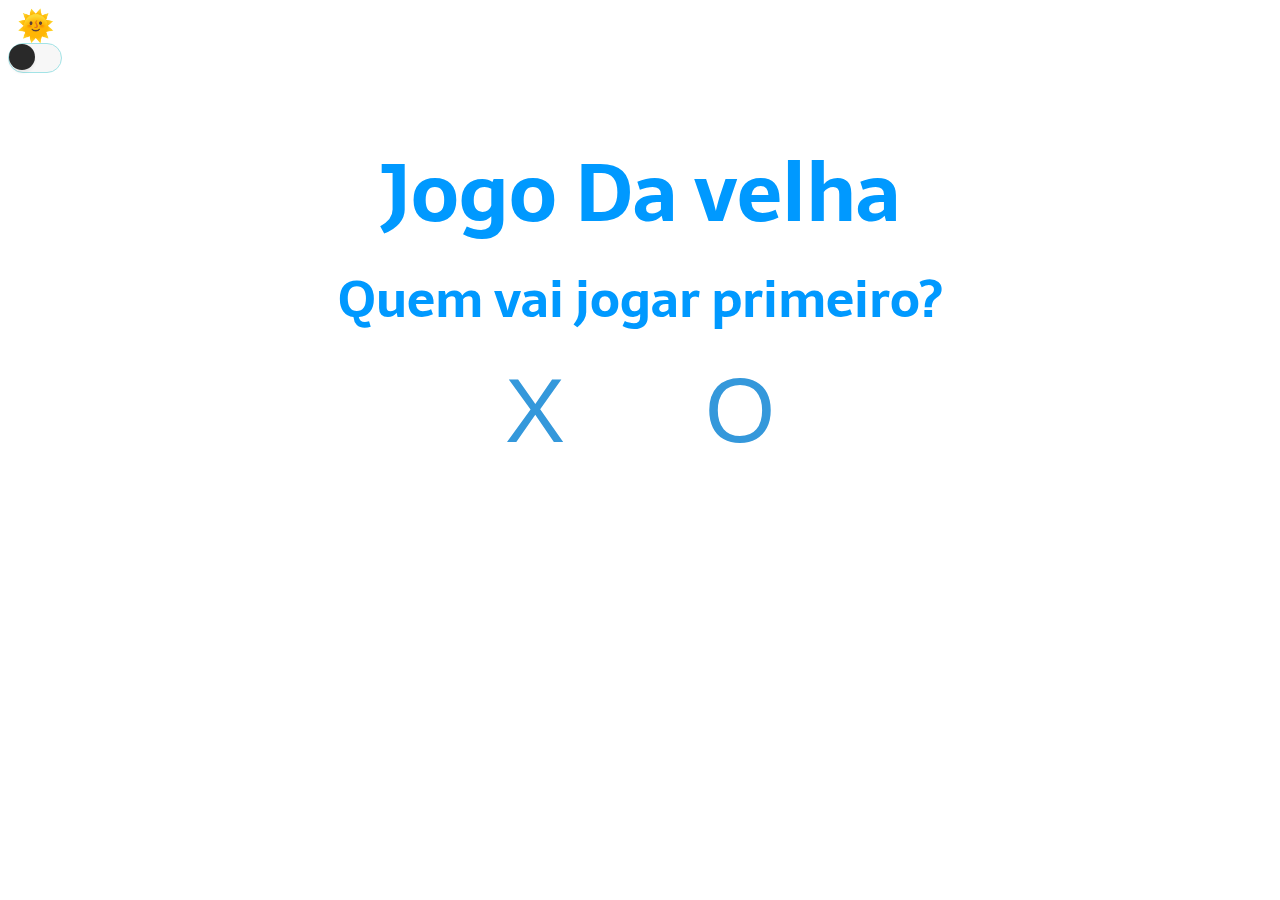
<file: index.html>
<!DOCTYPE html>
<html lang="pt-BR">
<head>
    <meta charset="UTF-8">
    <meta http-equiv="X-UA-Compatible" content="IE=edge">
    <meta name="viewport" content="width=device-width, initial-scale=1.0">
    <title>Jogo da velha</title>
    <link rel="stylesheet" href="./css/style.css">
</head>
<body class ="dark">
    <div class="toggle">
        <div id="emoji">&#127772</div>
        <div id="emoji2">&#127774</div>
        <input type="checkbox" id="foo">
        <label for="foo" onclick="emojicon()"></label>
    </div>
    <h1>Jogo Da velha</h1>
    <h2>Quem vai jogar primeiro?</h2>
    <div id="pai">
       <div  class="filhos"><a href="./gameX.html" >X</a></div>
        <div  class="filhos" ><a href="./gameO.html">O</a></div>
    </div>
    <script src="./js/interface.js"></script>
    
</body>
</html>
</file>
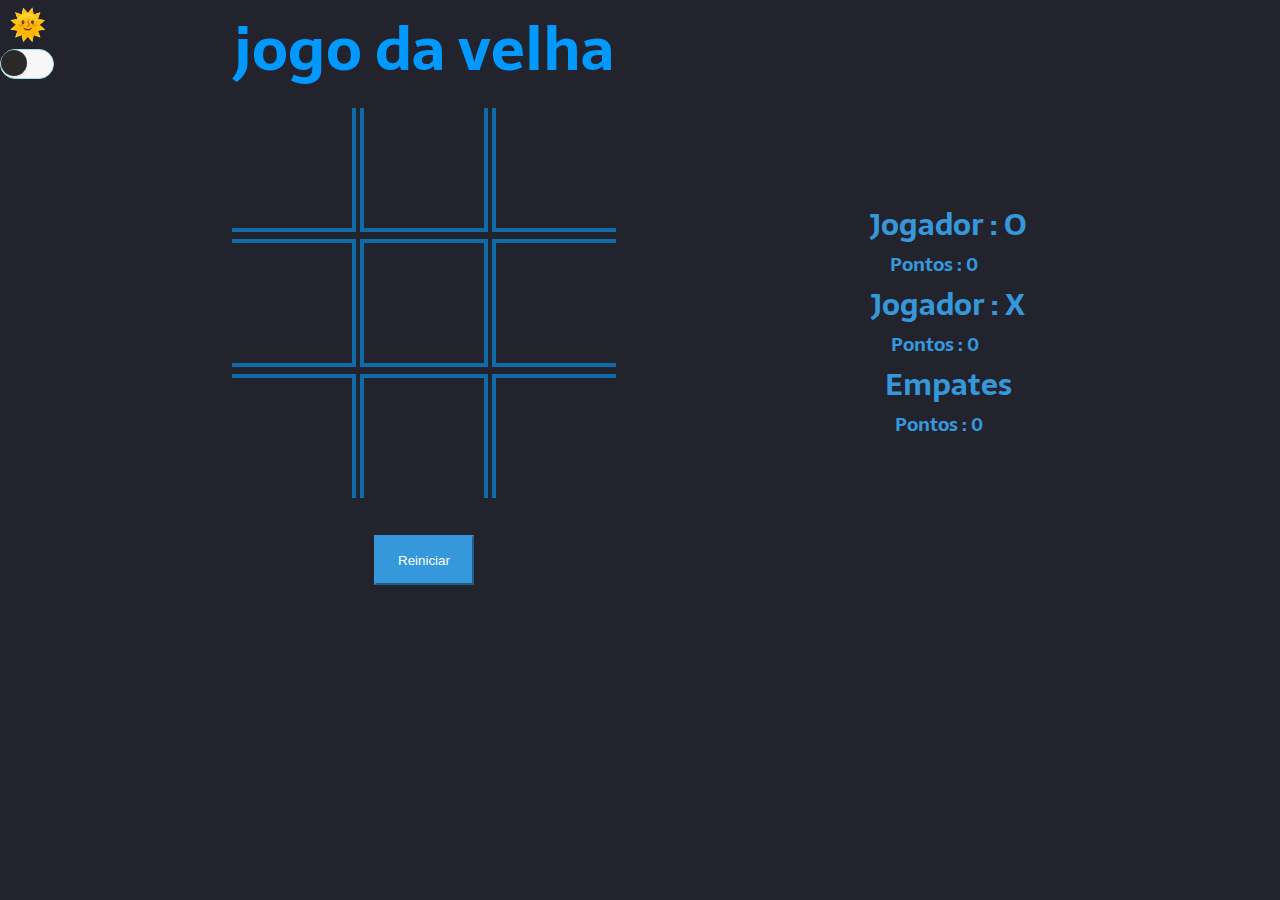
<file: gameO.html>
<!DOCTYPE html>
<html lang="pt-BR">
<head>
    <meta charset="UTF-8">
    <meta http-equiv="X-UA-Compatible" content="IE=edge">
    <meta name="viewport" content="width=device-width, initial-scale=1.0">
    <link href="./css/game.css" rel="stylesheet" type="text/css">
    <title>Jogo Da Velha</title>
</head>
<body>
    <div id="button">
        <div class="toggle">
            <div id="emoji">&#127772</div>
            <div id="emoji2">&#127774</div>
            <input type="checkbox" id="foo">
            <label for="foo" onclick="emojicon()"></label>
        </div>
        </div>
        <div id="all">
    <div id="vencedor">
        <div id="circulo">
          <h2>Jogador : O</h2>
          <h3 id="pontosC"> Pontos : 0 </h3>
        </div>
        <div id="xx">
                <h2>Jogador : X</h2>
                <h3 id="pontosX">Pontos : 0</h3>
        </div>
        <div>
            <h2>Empates</h2>
            <h3 id="pontosE">Pontos : 0</h3>
        </div>
    </div>
    <div class="stage">
        <h1>jogo da velha</h1>
        <div id="primeiro">
            <div id="0" class="square primeiro esquerda"></div>
            <div id="1" class="square primeiro "></div>
            <div id="2" class="square primeiro direita"></div>
        </div>
        <div id="segundo">
            <div id="3" class="square esquerda"></div>
            <div id="4" class="square"></div>
            <div id="5" class="square direita"></div>
        </div>
        <div id="terceiro">
            <div id="6" class="square baixo esquerda"></div>
            <div id="7" class="square baixo"></div>
            <div id="8" class="square baixo direita"></div>
        </div>
        <button id="restart" onclick="restart(symbols)">Reiniciar</button>
    </div>
    </div>
    <script src="./js/gameO.js"></script>
    <script src="./js/interface.js"></script>
</body>
</html>
</file>
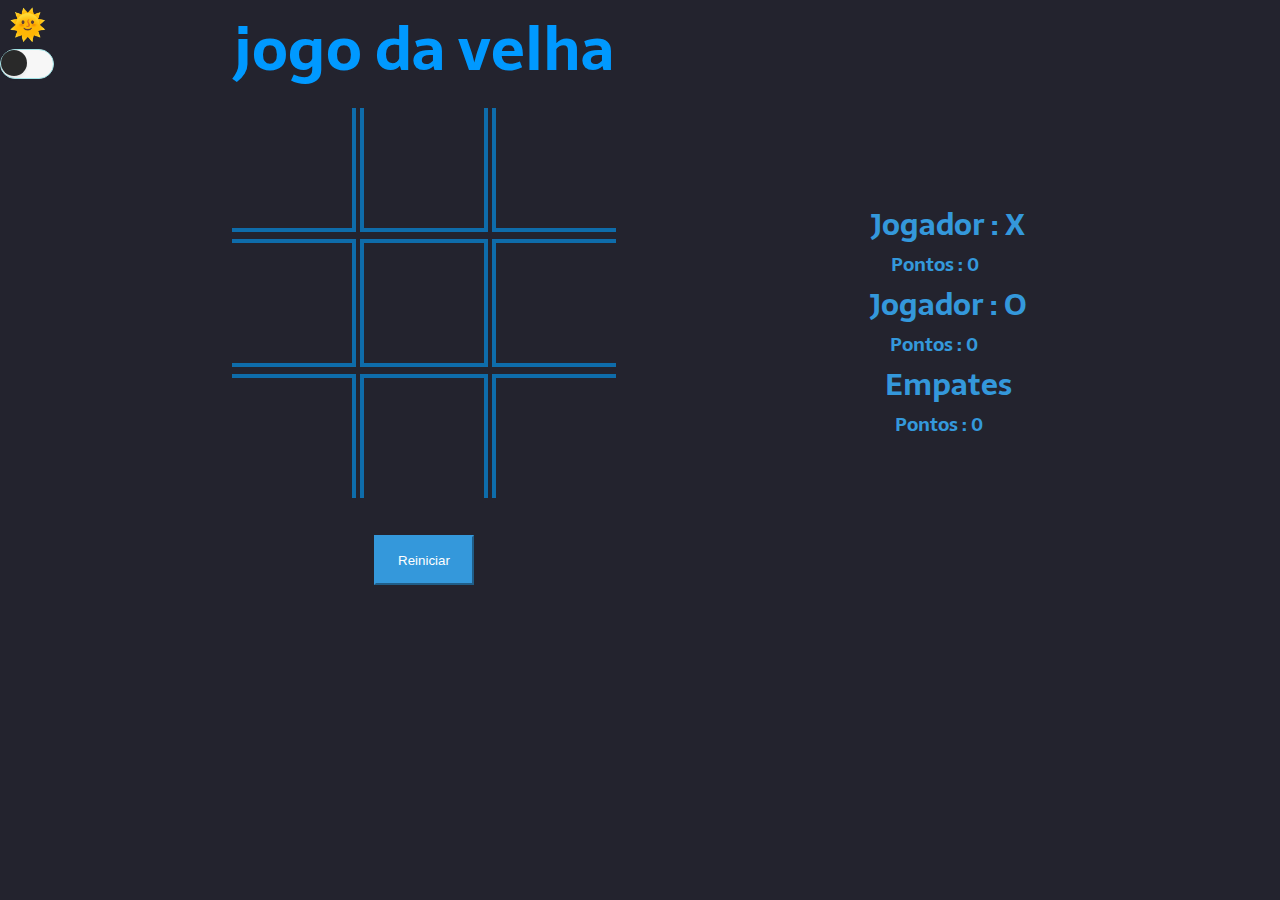
<file: gameX.html>
<!DOCTYPE html>
<html lang="pt-BR">
<head>
    <meta charset="UTF-8">
    <meta http-equiv="X-UA-Compatible" content="IE=edge">
    <meta name="viewport" content="width=device-width, initial-scale=1.0">
    <link href="./css/game.css" rel="stylesheet" type="text/css">
    <title>Jogo Da Velha</title>
</head>
<body>
    <div id="button">
    <div class="toggle">
        <div id="emoji">&#127772</div>
        <div id="emoji2">&#127774</div>
        <input type="checkbox" id="foo">
        <label for="foo" onclick="emojicon()"></label>
    </div>
    </div>
    <div id="all">
    <div id="vencedor">
        <div id="circulo">
          <h2>Jogador : X</h2>
          <h3 id="pontosC"> Pontos : 0 </h3>
        </div>
        <div id="xx">
                <h2>Jogador : O</h2>
                <h3 id="pontosX">Pontos : 0</h3>
        </div>
        <div>
            <h2>Empates</h2>
            <h3 id="pontosE">Pontos : 0</h3>
        </div>
    </div>
    <div class="stage">
        <h1>jogo da velha</h1>
        <div id="primeiro">
            <div id="0" class="square primeiro esquerda"></div>
            <div id="1" class="square primeiro "></div>
            <div id="2" class="square primeiro direita"></div>
        </div>
        <div id="segundo">
            <div id="3" class="square esquerda"></div>
            <div id="4" class="square"></div>
            <div id="5" class="square direita"></div>
        </div>
        <div id="terceiro">
            <div id="6" class="square baixo esquerda"></div>
            <div id="7" class="square baixo"></div>
            <div id="8" class="square baixo direita"></div>
        </div>
        <button id="restart" onclick="restart(symbols)">Reiniciar</button>
    </div>
    </div>
    <script src="./js/gameX.js"></script>
    <script src="./js/interface.js"></script>
</body>
</html>
</file>
<file: css/style.css>
@import url('https://fonts.googleapis.com/css2?family=Sarala&display=swap');
body{
    display: flex;
    flex-direction: column;
}
.dark{
    background-color: #23232e;
}
.light{
    background-color: #ffff;
}
h1{
    text-align: center;
    font-size: 80px;
    font-family: 'Sarala',sans-serif;
    color: #0099ff;
    margin-bottom: 0;
}
h2{
    text-align: center;
    font-size:50px;
    font-family: 'Sarala',sans-serif;
    color:#0099ff;
    margin-bottom: 0;
    margin-top: 0;
}
#pai{
    display: flex;
    justify-content: center;
    font-size: 90px;
}
.filhos:hover{
    font-size: 110px;
    background-color: rgba(0, 0, 0, 0.151);
     transition: 0.3s;
}
.filhos{
    padding: 20px;
    margin:50px;
    margin-top: 0;
    border-radius: 30px ;
    font-family: Arial, Helvetica, sans-serif;
}
a{
    text-decoration: none;
    color:#3498db;
}
.toggle {
    align-self: start;
    height: 95% ;
    padding: 0;
}

.toggle > input {
    display: none;
}

.toggle > label {
    position: relative;
    display: block;
    height: 28px;
    width: 52px;
    background-color: #f7f7f7;
    border: 1.5px #a2e3e6 solid;
    border-radius: 100px;
    cursor: pointer;
    transition: all 0.3s ease;
}
.toggle > label:after {
    position: absolute;
    left: 0.1px;
    display: block;
    width: 26px;
    height: 26px;
    border-radius: 100px;
    background: rgba(0, 0, 0, 0.836);
    box-shadow: 0px 3px 3px rgba(0,0,0,0.05);
    content: '';
    transition: all 0.3s ease;
}


.toggle > input:checked ~ label:after {
    left: 24px;
}
.toggle > input:disabled ~ label {
    background-color: #d5d5d5;
    pointer-events: none;
}
#emoji{
    text-align: center;
    font-size: 30px;
    
}
#emoji2{
    display: none;
    text-align: center;
    font-size: 30px;
}
</file>
<file: css/game.css>
@import url('https://fonts.googleapis.com/css2?family=Sarala&display=swap');
body{
 font-family: 'Sarala',sans-serif;
 margin: 0;
 background-color:#23232e;
 color:white;
 box-sizing: border-box;
 
}
.dark{
    background-color: #23232e;
}
.light{
    background-color: #ffff;
}
#all{
    display: flex;
    flex-direction: row-reverse;
    justify-content: space-evenly;
}
h1{
    color: #0099ff;
    font-size: 60px;
    margin-bottom: 10px;
    margin-top: 0;
    text-decoration: none;
    
}
h2{
    font-size: 30px;
}

.stage{
    text-align: center;
}
.square{
    width: 120px;
    height: 120px;
    border: solid  #0e6caa 4px ;
    display: inline-block;
}
.o{
 position: relative;
}
.o:after{
    font-family: Arial, Helvetica, sans-serif;
    position: absolute;
    content:"O" ;
    text-decoration: bold;
    font-size: 70px;
    line-height: 100px;
    top: 0;
    bottom: 0;
    left: 0;
    right: 0;
    color: #3498db;
}
.x{
    position: relative;
   }
   .x:after{
       font-family: Arial, Helvetica, sans-serif;
       position: absolute;
       content:"X" ;
       color: #3498db;
       text-decoration:bold;
       font-size: 70px;
       line-height: 100px;
       top: 0;
       bottom: 0;
       left: 0;
       right: 0;
   }
   #restart {
    margin-top: 30px;
    border-color: #3498db;
    color: #fff;
    box-shadow: 0 0 40px 40px #3498db inset, 0 0 0 0 #3498db;
    -webkit-transition: all 150ms ease-in-out;
    transition: all 150ms ease-in-out;
    width: 100px;
    height: 50px;
  }
  #restart:hover {
    box-shadow: 0 0 10px 0 #3498db inset, 0 0 10px 4px #3498db;
    color: black;
    cursor: pointer;
  }
    
  .square.esquerda{
      border-left: none;
  }
  .square.baixo{
      border-bottom: none;
  }
  .square.direita{
      border-right: none;
  }
  .square.primeiro{
      border-top:none;

}
#vencedor{
    display: flex;
    width: 200px;
    height: 180px;
    flex-direction: column;
    align-items: center;
    justify-content: space-evenly;
    color: black;
     margin-top: 200px;
     color: #3498db ;
}
h2{
    margin: 0;
}
h3{
    margin: 0;
    margin-left: 20px;
}
#pontosE{
  margin-left: 10px;
}
#button{
    display: flex;
    flex-direction: column;
    width: 10%;
}
.toggle {
    position:absolute;
    align-self: start;
    height: 95% ;
    padding: 0;
    
}

.toggle > input {
    display: none;
}

.toggle > label {
    position: relative;
    display: block;
    height: 28px;
    width: 52px;
    background-color: #f7f7f7;
    border: 1.5px #a2e3e6 solid;
    border-radius: 100px;
    cursor: pointer;
    transition: all 0.3s ease;
}
.toggle > label:after {
    position: absolute;
    left: 0.1px;
    display: block;
    width: 26px;
    height: 26px;
    border-radius: 100px;
    background: rgba(0, 0, 0, 0.836);
    box-shadow: 0px 3px 3px rgba(0,0,0,0.05);
    content: '';
    transition: all 0.3s ease;
}


.toggle > input:checked ~ label:after {
    left: 24px;
}
.toggle > input:disabled ~ label {
    background-color: #d5d5d5;
    pointer-events: none;
}
#emoji{
    text-align: center;
    font-size: 30px;
    
}
#emoji2{
    display: none;
    text-align: center;
    font-size: 30px;
}
</file>
